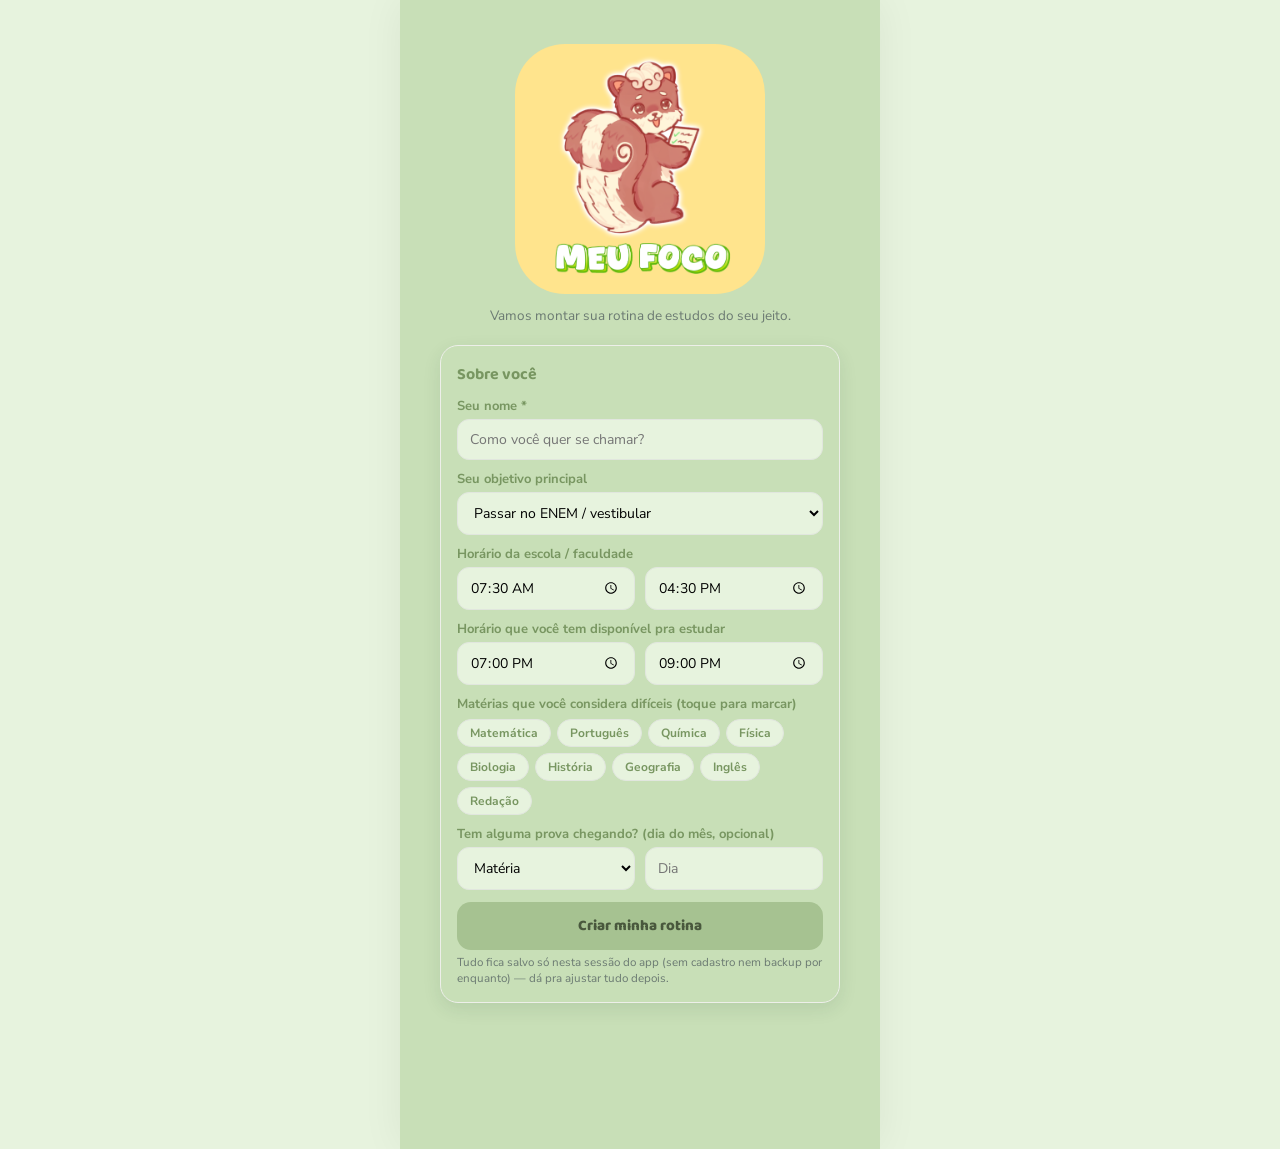
<file: HTML/index.html>
<!DOCTYPE html>
<html lang="pt-BR">
<head>
<meta charset="UTF-8">
<meta name="viewport" content="width=device-width, initial-scale=1.0">
<title>Meu Foco</title>
<link rel="preconnect" href="https://fonts.googleapis.com">
<link href="https://fonts.googleapis.com/css2?family=Baloo+2:wght@500;600;700;800&family=Nunito+Sans:wght@400;600;700;800&display=swap" rel="stylesheet">
<style>
  :root{
    --green-dark:#789661;
    --green:#A6C291;
    --green-mid:#7E986A;
    --green-light:#69924a;
    --yellow:#FFEA8C;
    --yellow-deep:#b3a567;
    --yellow-soft:#fff2ba;
    --green-soft:#C8DFB7;
    --offwhite: #e7f3de;
    --text:#49583d;
    --muted:#6B7A72;
    --red:#E63946;
    --radius:18px;
    --shadow: 0 6px 18px rgba(27,67,50,0.10);
  }
  *{box-sizing:border-box;}
  html,body{margin:0;padding:0;}
  body{
    font-family:'Nunito Sans', sans-serif;
    background:var(--offwhite);
    color:var(--text);
    min-height:100vh;
    display:flex;
    justify-content:center;
  }
  h1,h2,h3,.brand{font-family:'Baloo 2', sans-serif;}
  #app{
    width:100%;
    max-width:480px;
    min-height:100vh;
    background:var(--green-soft);
    display:flex;
    flex-direction:column;
    position:relative;
    box-shadow:0 0 40px rgba(0,0,0,0.06);
  }
  .topbar{
    background:var(--green-dark);
    color:var(--white);
    padding:18px 20px 22px;
    display:flex;
    align-items:center;
    justify-content:space-between;
    border-radius:0 0 24px 24px;
  }
  .topbar .brand{font-size:22px;font-weight:800;display:flex;align-items:center;gap:8px;}
  .topbar .brand .leaf{font-size:20px;}
  .icon-btn{
    background:rgba(255,255,255,0.15);
    border:none;
    color:var(--white);
    width:38px;height:38px;border-radius:50%;
    display:flex;align-items:center;justify-content:center;
    cursor:pointer;font-size:18px;
  }
  .screen{display:none;padding:18px 18px 90px;flex:1;overflow-y:auto;}
  .screen.active{display:block;animation:fadein .25s ease;}
  @keyframes fadein{from{opacity:0;transform:translateY(6px);}to{opacity:1;transform:translateY(0);}}

  .card{
    background:var(--green-soft);
    border:1px solid #EDEFE9;
    border-radius:var(--radius);
    padding:16px;
    margin-bottom:16px;
    box-shadow:var(--shadow);
  }
  .card h3{margin:0 0 10px;font-size:16px;color:var(--green-dark);}
  label{font-size:13px;font-weight:700;color:var(--green-dark);display:block;margin:10px 0 4px;}
  input,select,textarea{
    width:100%;
    padding:10px 12px;
    border-radius:12px;
    border:1.5px solid #E1E6DE;
    font-family:inherit;
    font-size:14px;
    background:var(--offwhite);
  }
  input:focus,select:focus,textarea:focus{outline:2px solid var(--green-mid);background:var(--green-soft);}
  .btn{
    display:inline-flex;align-items:center;justify-content:center;gap:8px;
    background:var(--green);color:var(--white);border:none;
    padding:12px 18px;border-radius:14px;font-weight:800;font-family:'Baloo 2',sans-serif;
    font-size:15px;cursor:pointer;width:100%;margin-top:12px;transition:transform .12s;
  }
  .btn:active{transform:scale(0.97);}
  .btn.secondary{background:var(--yellow-soft);color:var(--green-dark);}
  .btn.yellow{background:var(--yellow);color:var(--green-dark);}
  .btn.outline{background:transparent;color:var(--green);border:2px solid var(--green);}
  .btn.danger{background:#FDEAEA;color:var(--red);}
  .btn.small{width:auto;padding:8px 14px;font-size:13px;margin-top:0;}
  .row{display:flex;gap:10px;}
  .row>*{flex:1;}
  .pill{
    display:inline-block;padding:4px 10px;border-radius:99px;font-size:11px;font-weight:800;
  }
  .pill.urgente{background:#FDEAEA;color:var(--red);}
  .pill.importante{background:var(--yellow-soft);color:#8A6200;}
  .pill.espera{background:#E6F4EC;color:var(--green);}

  .quote-card{
    background:linear-gradient(135deg, var(--green-dark), var(--green));
    color:var(--white);border-radius:var(--radius);padding:18px;margin-bottom:16px;
    position:relative;overflow:hidden;
  }
  .quote-card p{font-family:'Baloo 2',sans-serif;font-size:16px;margin:6px 0 2px;line-height:1.35;}
  .quote-card .small{font-size:12px;opacity:.8;}
  .plant-wrap{position:absolute;right:8px;bottom:-6px;opacity:.9;}

  .navbar{
    position:sticky;bottom:0;left:0;right:0;
    background:var(--green-soft);border-top:1px solid #EDEFE9;
    display:flex;justify-content:space-around;padding:8px 4px 10px;
  }
  .navbtn{
    background:none;border:none;display:flex;flex-direction:column;align-items:center;gap:2px;
    font-size:10.5px;color:var(--muted);font-weight:700;cursor:pointer;padding:4px 6px;border-radius:10px;
  }
  .navbtn .navicon{width: 25px; height: auto; object-fit: contain; display: block; margin: o auto 2px;}
  .navbtn.active{color:var(--green);}
  .navbtn.active .navicon{filter:none;}

  .cal-grid{display:grid;grid-template-columns:repeat(7,1fr);gap:4px;text-align:center;font-size:12px;}
  .cal-grid .dow{font-weight:800;color:var(--green);padding-bottom:4px;}
  .cal-grid .day{padding:7px 0;border-radius:8px;background:var(--offwhite);color:var(--text);}
  .cal-grid .day.exam{background:var(--red);color:var(--white);font-weight:800;}
  .cal-grid .day.today{outline:2px solid var(--yellow-deep);font-weight:800;}
  .cal-grid .day.empty{background:transparent;}

  .routine-item{
    display:flex;justify-content:space-between;align-items:center;
    padding:10px 0;border-bottom:1px dashed #E5E9E1;
  }
  .routine-item:last-child{border-bottom:none;}
  .routine-item .info b{display:block;font-size:14px;}
  .routine-item .info span{font-size:12px;color:var(--muted);}
  .iconlink{background:none;border:none;color:var(--muted);cursor:pointer;font-size:16px;}

  .task-item{
    background:var(--offwhite);border-radius:12px;padding:10px 12px;margin-bottom:8px;
    display:flex;justify-content:space-between;align-items:center;gap:8px;
  }
  .task-item.done{opacity:.5;text-decoration:line-through;}
  .task-item .txt{font-size:13.5px;flex:1;}

  .empty-state{text-align:center;color:var(--muted);font-size:13px;padding:18px 10px;}
  .badge-group{display:flex;gap:6px;flex-wrap:wrap;margin-top:6px;}
  .chip{
    background:var(--offwhite);border:1.5px solid #E1E6DE;border-radius:99px;padding:5px 12px;
    font-size:12px;cursor:pointer;font-weight:700;color:var(--green-dark);
  }
  .chip.selected{background:var(--green);color:var(--white);border-color:var(--green);}

  .rec-item{display:flex;gap:10px;padding:10px 0;border-bottom:1px solid #F0F2EC;}
  .rec-item:last-child{border-bottom:none;}
  .rec-item .emoji{font-size:20px;}
  .rec-item b{font-size:13.5px;display:block;}
  .rec-item span{font-size:12px;color:var(--muted);}

  .stat-grid{display:grid;grid-template-columns:1fr 1fr;gap:10px;margin-top:6px;}
  .stat{background:var(--offwhite);border-radius:14px;padding:12px;text-align:center;}
  .stat .num{font-family:'Baloo 2',sans-serif;font-size:22px;color:var(--green-dark);font-weight:800;}
  .stat .lbl{font-size:11px;color:var(--muted);font-weight:700;}
  .tip-box{background:var(--yellow-soft);border-radius:14px;padding:12px 14px;font-size:13px;margin-top:10px;color:#6B5300;}

  .modal-overlay{
    position:fixed;inset:0;background:rgba(27,43,34,0.45);display:none;
    align-items:flex-end;justify-content:center;z-index:50;
  }
  .modal-overlay.active{display:flex;}
  .modal{
    background:var(--white);width:100%;max-width:480px;border-radius:22px 22px 0 0;
    padding:20px 20px 26px;animation:slideup .22s ease;
  }
  @keyframes slideup{from{transform:translateY(30px);opacity:0}to{transform:translateY(0);opacity:1}}
  .modal h3{margin-top:0;color:var(--green-dark);}
  .close-x{position:absolute;top:14px;right:16px;background:none;border:none;font-size:18px;color:var(--muted);cursor:pointer;}

  .timer-num{font-family:'Baloo 2',sans-serif;font-size:48px;text-align:center;color:var(--green-dark);margin:14px 0;}
  .subtitle{color:var(--muted);font-size:13px;margin:-6px 0 14px;}
  .step-goal{background:var(--offwhite);border-radius:12px;padding:10px 12px;margin-bottom:8px;font-size:13px;}
  .step-goal b{color:var(--green-dark);}
  .onboard-wrap{padding:26px 22px 40px;}
  .onboard-logo{display: flex; align-items: center; justify-content: center; margin-bottom: 12px;}
  .onboard-logo img{width: 250px; height: auto; border-radius: 20%; object-fit: cover;}
  .onboard-wrap h1{text-align:center;color:var(--green-dark);margin:0 0 2px;}
  .onboard-wrap .sub{text-align:center;color:var(--muted);font-size:13.5px;margin-bottom:20px;}
  .note{font-size:11.5px;color:var(--muted);margin-top:4px;}
  .error-text{color:var(--red);font-size:12px;margin-top:5px;display:none;font-weight:700;}
  .input-error{border-color:var(--yellow)!important;background:#FFEA8C!important;}
  .card.highlight{outline:2px solid var(--yellow);outline-offset:2px;}
</style>
</head>
<body>
<div id="app">

  <!-- Tela de cadastro -->
  <div id="screen-onboarding" class="screen active">
    <div class="onboard-wrap">
      <div class="onboard-logo">
        <img src="icons/logo.png" alt="Logo Meu Foco">
      </div>
      <div class="sub">Vamos montar sua rotina de estudos do seu jeito.</div>

      <div class="card">
        <h3>Sobre você</h3>
        <label for="ob-nome">Seu nome *</label>
        <input id="ob-nome" placeholder="Como você quer se chamar?">
        <div class="error-text" id="ob-nome-error">Digite seu nome para continuar.</div>

        <label for="ob-objetivo">Seu objetivo principal</label>
        <select id="ob-objetivo">
          <option value="enem">Passar no ENEM / vestibular</option>
          <option value="notas">Melhorar minhas notas</option>
          <option value="organizar">Não acumular tarefas</option>
          <option value="concurso">Passar em um concurso</option>
        </select>

        <label>Horário da escola / faculdade</label>
        <div class="row">
          <input id="ob-escola-ini" type="time" value="07:30">
          <input id="ob-escola-fim" type="time" value="16:30">
        </div>

        <label>Horário que você tem disponível pra estudar</label>
        <div class="row">
          <input id="ob-disp-ini" type="time" value="19:00">
          <input id="ob-disp-fim" type="time" value="21:00">
        </div>

        <label>Matérias que você considera difíceis (toque para marcar)</label>
        <div class="badge-group" id="ob-materias-dificeis">
          <span class="chip" data-v="Matemática">Matemática</span>
          <span class="chip" data-v="Português">Português</span>
          <span class="chip" data-v="Química">Química</span>
          <span class="chip" data-v="Física">Física</span>
          <span class="chip" data-v="Biologia">Biologia</span>
          <span class="chip" data-v="História">História</span>
          <span class="chip" data-v="Geografia">Geografia</span>
          <span class="chip" data-v="Inglês">Inglês</span>
          <span class="chip" data-v="Redação">Redação</span>
        </div>

        <label for="ob-prova">Tem alguma prova chegando? (dia do mês, opcional)</label>
        <div class="row">
          <select id="ob-prova-materia">
            <option value="">Matéria</option>
            <option>Matemática</option><option>Português</option><option>Química</option>
            <option>Física</option><option>Biologia</option><option>História</option>
            <option>Geografia</option><option>Inglês</option><option>Redação</option>
          </select>
          <input id="ob-prova-dia" type="number" min="1" max="31" placeholder="Dia">
        </div>

        <button class="btn" onclick="finishOnboarding()">Criar minha rotina</button>
        <div class="note">Tudo fica salvo só nesta sessão do app (sem cadastro nem backup por enquanto) — dá pra ajustar tudo depois.</div>
      </div>
    </div>
  </div>

  <!-- Tela principal -->
  <div id="main-wrap" style="display:none;flex-direction:column;flex:1;">
    <div class="topbar">
      <div class="brand"><span class="leaf"></span> Meu Foco</div>
      <button class="icon-btn" onclick="goTo('perfil')" title="Perfil">👤</button>
    </div>

    <!-- HOME -->
    <div id="screen-home" class="screen">
      <div class="quote-card">
        <div class="small">FRASE DO DIA</div>
        <p id="quote-text">—</p>
        <button class="btn small" style="margin-top:10px;background:rgba(255,255,255,0.18);color:#fff;" onclick="newQuote()">Nova frase</button>
        <div class="plant-wrap" id="plant-svg"></div>
      </div>

      <button class="btn yellow" onclick="openWhatToStudy()">O que estudar agora?</button>

      <div class="card" id="routine-card">
        <h3>Calendário</h3>
        <div id="calendar"></div>
        <div class="error-text" id="routine-required-msg">Adicione pelo menos um item antes de acessar a outras áreas do site.</div>
        <div class="note">🔴 = dia de prova que você cadastrou</div>
      </div>

      <div class="card">
        <h3>Meu cronograma</h3>
        <div id="routine-list"></div>
        <div class="row" style="margin-top:10px;">
          <select id="rt-dia"><option>Segunda</option><option>Terça</option><option>Quarta</option><option>Quinta</option><option>Sexta</option><option>Sábado</option><option>Domingo</option></select>
          <select id="rt-materia"><option>Matemática</option><option>Português</option><option>Química</option><option>Física</option><option>Biologia</option><option>História</option><option>Geografia</option><option>Inglês</option><option>Redação</option></select>
        </div>
        <div class="row" style="margin-top:8px;">
          <input id="rt-horario" type="time" value="19:00">
          <input id="rt-duracao" type="number" placeholder="min" value="30" min="5">
        </div>
        <button class="btn secondary" onclick="addRoutineItem()">+ Adicionar ao cronograma</button>
      </div>

      <div class="card">
        <h3>Precisa de ajuda com a bagunça de tarefas?</h3>
        <button class="btn outline" onclick="goTo('caos')">Organizar meu caos</button>
      </div>
    </div>

    <!-- Recomendações -->
    <div id="screen-recs" class="screen">
      <div class="card">
        <h3>Recomendações inteligentes</h3>
        <label>Matéria</label>
        <select id="rec-materia">
          <option>Matemática</option><option>Português</option><option>Química</option>
          <option>Física</option><option>Biologia</option><option>História</option>
          <option>Geografia</option><option>Inglês</option><option>Redação</option>
        </select>
        <label>Qual sua dificuldade específica? (opcional)</label>
        <input id="rec-dificuldade" placeholder="ex: ligações químicas, funções do 2º grau...">
        <label>O que você precisa fazer agora?</label>
        <select id="rec-metodo-objetivo">
          <option value="memorizar">Memorizar conteúdo</option>
          <option value="entender">Entender algo novo</option>
          <option value="revisar">Revisar pra prova</option>
        </select>
        <button class="btn" onclick="showRecommendations()">Ver recomendações</button>
      </div>
      <div class="card" id="rec-result" style="display:none;">
        <h3>Sugestões para você</h3>
        <div id="rec-method-box" class="tip-box" style="margin-bottom:10px;"></div>
        <div id="rec-list"></div>
      </div>

      <div class="card">
        <h3>Dividir uma tarefa grande</h3>
        <div class="row">
          <select id="split-materia"><option>Matemática</option><option>Português</option><option>Química</option><option>Física</option><option>Biologia</option><option>História</option><option>Geografia</option><option>Inglês</option><option>Redação</option></select>
          <input id="split-horas" type="number" placeholder="horas totais" min="1" value="3">
        </div>
        <button class="btn secondary" onclick="splitBigTask()">Dividir em etapas</button>
        <div id="split-result" style="margin-top:10px;"></div>
      </div>
    </div>

    <!-- Organizando o caos (mas ninguém organiza o caos da cabeça da programadora 😭) -->
    <div id="screen-caos" class="screen">
      <div class="card">
        <h3>Organize meu caos</h3>
        <div class="subtitle">Jogue aqui tudo que está acumulado. Organizaremos por prioridade para você.</div>
        <label>O que você precisa fazer?</label>
        <input id="caos-texto" placeholder="ex: Prova de Biologia, Trabalho de História...">
        <label>Prazo</label>
        <select id="caos-prazo">
          <option value="0">Hoje / amanhã</option>
          <option value="2">Em 2-3 dias</option>
          <option value="7">Mais de uma semana</option>
        </select>
        <button class="btn" onclick="addChaosTask()">+ Adicionar tarefa</button>
      </div>

      <div class="card">
        <h3>🔴 Urgente</h3>
        <div id="caos-urgente"></div>
      </div>
      <div class="card">
        <h3>🟡 Importante</h3>
        <div id="caos-importante"></div>
      </div>
      <div class="card">
        <h3>🟢 Pode esperar</h3>
        <div id="caos-espera"></div>
      </div>
    </div>

    <!-- Relatórios -->
    <div id="screen-report" class="screen">
      <div class="card">
        <h3>Seu relatório</h3>
        <div class="stat-grid">
          <div class="stat"><div class="num" id="rp-tempo">0h00</div><div class="lbl">Tempo estudado</div></div>
          <div class="stat"><div class="num" id="rp-concluidas">0</div><div class="lbl">Tarefas concluídas</div></div>
          <div class="stat"><div class="num" id="rp-pendentes">0</div><div class="lbl">Tarefas pendentes</div></div>
          <div class="stat"><div class="num" id="rp-sessoes">0</div><div class="lbl">Sessões registradas</div></div>
        </div>
        <label style="margin-top:14px;">Matéria mais estudada</label>
        <div id="rp-mais" class="step-goal">—</div>
        <label>Matéria que precisa de mais atenção</label>
        <div id="rp-menos" class="step-goal">—</div>
        <div class="tip-box" id="rp-dica">Comece a registrar suas sessões de estudo pra ver dicas por aqui 🌱</div>
      </div>

      <div class="card">
        <h3>Registrar uma sessão de estudo</h3>
        <div class="row">
          <select id="log-materia"><option>Matemática</option><option>Português</option><option>Química</option><option>Física</option><option>Biologia</option><option>História</option><option>Geografia</option><option>Inglês</option><option>Redação</option></select>
          <input id="log-duracao" type="number" placeholder="min" value="30" min="5">
        </div>
        <label>Como foi?</label>
        <div class="badge-group">
          <span class="chip" onclick="logSession('difícil', this)">🔴 Difícil</span>
          <span class="chip" onclick="logSession('normal', this)">🟡 Normal</span>
          <span class="chip" onclick="logSession('fácil', this)">🟢 Fácil</span>
        </div>
      </div>
    </div>

    <!-- perfil -->
    <div id="screen-perfil" class="screen">
      <div class="card">
        <h3>Meu perfil</h3>
        <label>Nome</label>
        <input id="pf-nome">
        <label>Objetivo</label>
        <select id="pf-objetivo">
          <option value="enem">Passar no ENEM / vestibular</option>
          <option value="notas">Melhorar minhas notas</option>
          <option value="organizar">Não acumular tarefas</option>
          <option value="concurso">Passar em um concurso</option>
        </select>
        <button class="btn" onclick="saveProfile()">Salvar alterações</button>
      </div>
      <div class="card">
        <h3>Backup</h3>
        <div class="subtitle">Recurso ainda não conectado a uma conta — por enquanto seus dados vivem só nesta sessão do app.</div>
        <button class="btn outline" disabled>Fazer backup (em breve)</button>
      </div>
      <div class="card">
        <h3>Zona de risco</h3>
        <button class="btn danger" onclick="deleteAccount()">Excluir conta e recomeçar</button>
      </div>
    </div>
    
    <div class="navbar">
      <button class="navbtn" id="nav-home" onclick="goTo('home')"><img class="navicon" src="icons/calendario.png" alt="">Início</button>
      <button class="navbtn" id="nav-caos" onclick="goTo('caos')"><img class="navicon" src="icons/relogio.png" alt="">Organizar</button>
      <button class="navbtn" id="nav-recs" onclick="goTo('recs')"><img class="navicon" src="icons/livroaberto.png" alt="">Recomendações</button>
      <button class="navbtn" id="nav-report" onclick="goTo('report')"><img class="navicon" src="icons/sanduiche[.png" alt="">Relatório</button>
    </div>
  </div>
</div>

<!-- MODAL: o que estudar agora -->
<div class="modal-overlay" id="modal-study">
  <div class="modal">
    <button class="close-x" onclick="closeModal('modal-study')">✕</button>
    <h3>O que estudar agora?</h3>
    <div id="study-suggestion"></div>
  </div>
</div>

<!-- MODAL: não consegui estudar -->
<div class="modal-overlay" id="modal-fail">
  <div class="modal">
    <button class="close-x" onclick="closeModal('modal-fail')">✕</button>
    <h3>Não conseguiu cumprir o planejado?</h3>
    <div class="subtitle">Sem culpa. Quer reorganizar essa atividade pro próximo dia disponível?</div>
    <button class="btn" onclick="reorganizeTask()">Sim, reorganizar automaticamente</button>
    <button class="btn outline" onclick="closeModal('modal-fail')">Deixar como está</button>
  </div>
</div>

<!-- MODAL: desafio 5 minutos -->
<div class="modal-overlay" id="modal-five">
  <div class="modal">
    <button class="close-x" onclick="closeModal('modal-five')">✕</button>
    <h3>Desafio dos 5 minutos</h3>
    <div class="subtitle">Estude só até o tempo acabar. Depois você decide se continua.</div>
    <div class="timer-num" id="five-timer">5:00</div>
    <button class="btn" id="five-start-btn" onclick="startFiveMin()">Começar</button>
  </div>
</div>

<script>
/* em memória, já que não estamos trabalhando com banco de dados/back end */
let state = {
  profile: null,
  routine: [],
  chaos: [],
  sessions: [],
  pendingFailTaskId: null,
  selectedDifficulty: [],
  quoteIndex: null
};
let idCounter = 1;

const QUOTES = [
  "Você não precisa terminar hoje. Só precisa começar.",
  "5 minutos de foco valem mais que 1 hora de culpa.",
  "Rotina possível é melhor que rotina perfeita.",
  "Cada página lida é um degrau. Ninguém sobe escada de uma vez.",
  "Cansaço é sinal pra ajustar o ritmo, não pra desistir.",
  "Seu eu do futuro agradece o que você estuda hoje, mesmo pouco.",
  "Constância vence intensidade. Sempre.",
  "Errar a questão é parte de aprender a matéria.",
  "Você já chegou até aqui organizando sua rotina. Isso já é foco.",
  "Comece pequeno. O tamanho do primeiro passo não importa.",
  "Foco não é fazer tudo. É fazer o que importa agora.",
  "Descansar também faz parte do plano de estudos."
];

const RECS = {
  "Matemática": [
    {emoji:"🎥", tipo:"Videoaula", nome:"Aula em vídeo sobre o tema", desc:"Bom pra entender o passo a passo antes de praticar."},
    {emoji:"📘", tipo:"Apostila", nome:"Resumo teórico + exemplos resolvidos", desc:"Ótimo pra consultar fórmulas rapidamente."},
    {emoji:"📝", tipo:"Lista de exercícios", nome:"Questões nível básico ao avançado", desc:"Pratique do mais fácil ao mais difícil."},
    {emoji:"🧩", tipo:"Quiz", nome:"Perguntas rápidas de fixação", desc:"Ideal pra revisão de última hora."}
  ],
  "Português": [
    {emoji:"🎥", tipo:"Videoaula", nome:"Gramática aplicada com exemplos", desc:"Ajuda a fixar regras com contexto real."},
    {emoji:"🎧", tipo:"Podcast", nome:"Episódio sobre interpretação de texto", desc:"Bom pra estudar enquanto se desloca."},
    {emoji:"📝", tipo:"Lista de exercícios", nome:"Questões de interpretação e gramática", desc:"Pratique leitura crítica."}
  ],
  "Química": [
    {emoji:"🎥", tipo:"Videoaula", nome:"Explicação visual da reação/conceito", desc:"Química rende muito com visualização."},
    {emoji:"📘", tipo:"Apostila", nome:"Resumo com tabelas e exemplos", desc:"Ótima referência rápida de fórmulas."},
    {emoji:"🧩", tipo:"Quiz", nome:"Fixação rápida de conceitos", desc:"Ideal antes da prova."},
    {emoji:"📝", tipo:"Lista de exercícios", nome:"Exercícios comentados", desc:"Pratique e confira a resolução."}
  ],
  "Física": [
    {emoji:"🎥", tipo:"Videoaula", nome:"Demonstração do fenômeno físico", desc:"Facilita entender antes de calcular."},
    {emoji:"📘", tipo:"Apostila", nome:"Fórmulas e exemplos práticos", desc:"Bom pra consulta rápida."},
    {emoji:"📝", tipo:"Lista de exercícios", nome:"Questões com grau de dificuldade crescente", desc:"Treine o raciocínio aos poucos."}
  ],
  "Biologia": [
    {emoji:"🎥", tipo:"Videoaula", nome:"Aula ilustrada do processo biológico", desc:"Imagens ajudam muito na retenção."},
    {emoji:"🎧", tipo:"Podcast", nome:"Episódio sobre o tema", desc:"Reforça o conteúdo de forma leve."},
    {emoji:"🧩", tipo:"Quiz", nome:"Perguntas de fixação por sistema/tema", desc:"Ótimo pra revisão."}
  ],
  "História": [
    {emoji:"🎥", tipo:"Videoaula", nome:"Linha do tempo comentada", desc:"Ajuda a situar os fatos no contexto."},
    {emoji:"🎧", tipo:"Podcast", nome:"Discussão sobre o período histórico", desc:"Bom pra fixar narrativa e causas."},
    {emoji:"📝", tipo:"Lista de exercícios", nome:"Questões contextualizadas", desc:"Pratique interpretação histórica."}
  ],
  "Geografia": [
    {emoji:"🎥", tipo:"Videoaula", nome:"Aula com mapas e dados atuais", desc:"Visualizar o espaço ajuda a fixar."},
    {emoji:"📘", tipo:"Apostila", nome:"Resumo com gráficos e mapas", desc:"Boa referência de consulta."},
    {emoji:"🧩", tipo:"Quiz", nome:"Fixação de conceitos-chave", desc:"Rápido pra revisar."}
  ],
  "Inglês": [
    {emoji:"🎧", tipo:"Podcast", nome:"Áudio no seu nível atual", desc:"Treina escuta enquanto revisa vocabulário."},
    {emoji:"🧩", tipo:"Quiz", nome:"Vocabulário e gramática", desc:"Fixação rápida e repetida."},
    {emoji:"📝", tipo:"Lista de exercícios", nome:"Interpretação de texto em inglês", desc:"Pratique leitura direto."}
  ],
  "Redação": [
    {emoji:"📘", tipo:"Apostila", nome:"Guia de estrutura dissertativa", desc:"Bom pra organizar introdução, desenvolvimento e conclusão."},
    {emoji:"🎥", tipo:"Videoaula", nome:"Análise de redações nota alta", desc:"Mostra na prática o que funciona."},
    {emoji:"📝", tipo:"Lista de exercícios", nome:"Propostas de tema pra treinar", desc:"Escreva e depois releia com calma."}
  ]
};

const METHODS = {
  memorizar: {titulo:"Método sugerido: Flashcards", desc:"Como o objetivo é memorizar, crie cartões de pergunta/resposta e revise em ciclos curtos."},
  entender: {titulo:"Método sugerido: Resumo + exercícios", desc:"Primeiro resuma o conteúdo com suas palavras, depois pratique com exercícios simples."},
  revisar: {titulo:"Método sugerido: Questões + revisão dos erros", desc:"Resolva questões e, principalmente, volte nos erros pra entender onde travou."}
};

const DIAS = ["Domingo","Segunda","Terça","Quarta","Quinta","Sexta","Sábado"];

/* Tela principal */
document.querySelectorAll('#ob-materias-dificeis .chip').forEach(chip=>{
  chip.addEventListener('click', ()=>{
    chip.classList.toggle('selected');
  });
});

document.getElementById('ob-nome').addEventListener('input', function(){
  this.classList.remove('input-error');
  document.getElementById('ob-nome-error').style.display = 'none';
});

/* Tela de "cadastro" */
function finishOnboarding(){
  const nomeInput = document.getElementById('ob-nome');
  const nome = nomeInput.value.trim();

  if(!nome){
    nomeInput.classList.add('input-error');
    document.getElementById('ob-nome-error').style.display = 'block';
    nomeInput.focus();
    return;
  }
  nomeInput.classList.remove('input-error');
  document.getElementById('ob-nome-error').style.display = 'none';

  const objetivo = document.getElementById('ob-objetivo').value;
  const escolaIni = document.getElementById('ob-escola-ini').value;
  const escolaFim = document.getElementById('ob-escola-fim').value;
  const dispIni = document.getElementById('ob-disp-ini').value;
  const dispFim = document.getElementById('ob-disp-fim').value;
  const dificeis = Array.from(document.querySelectorAll('#ob-materias-dificeis .chip.selected')).map(c=>c.dataset.v);
  const provaMateria = document.getElementById('ob-prova-materia').value;
  const provaDia = document.getElementById('ob-prova-dia').value;

  state.profile = {
    nome, objetivo, escolaIni, escolaFim, dispIni, dispFim,
    materiasDificeis: dificeis,
    provas: provaMateria && provaDia ? [{materia:provaMateria, dia:parseInt(provaDia)}] : []
  };

  document.getElementById('screen-onboarding').classList.remove('active');
  document.getElementById('main-wrap').style.display = 'flex';
  document.getElementById('pf-nome').value = nome;
  document.getElementById('pf-objetivo').value = objetivo;

  goTo('home');
  newQuote();
  renderCalendar();
  renderRoutine();
}

function goTo(screen){
  document.querySelectorAll('.screen').forEach(s=>s.classList.remove('active'));
  document.querySelectorAll('.navbtn').forEach(b=>b.classList.remove('active'));
  const map = {home:'screen-home', recs:'screen-recs', caos:'screen-caos', report:'screen-report', perfil:'screen-perfil'};
  document.getElementById(map[screen]).classList.add('active');
  const navmap = {home:'nav-home', recs:'nav-recs', caos:'nav-caos', report:'nav-report'};
  if(navmap[screen]) document.getElementById(navmap[screen]).classList.add('active');
  if(screen==='caos') renderChaos();
  if(screen==='report') renderReport();
  const gated = ['recs','caos','report'];
  if(gated.includes(screen) && state.routine.length===0){
    document.querySelectorAll('.screen').forEach(s=>s.classList.remove('active'));
    document.querySelectorAll('.navbtn').forEach(b=>b.classList.remove('active'));
    document.getElementById('screen-home').classList.add('active');
    document.getElementById('nav-home').classList.add('active');
    document.getElementById('routine-card').classList.add('highlight');
    document.getElementById('routine-required-msg').style.display = 'block';
    document.getElementById('routine-card').scrollIntoView({behavior:'smooth', block:'center'});
    return;
  }
}

function closeModal(id){ document.getElementById(id).classList.remove('active'); }
function openModal(id){ document.getElementById(id).classList.add('active'); }

/* frase do dia */
function newQuote(seeded){
  let idx;
  if(seeded){
    const day = new Date().getDate();
    idx = day % QUOTES.length;
  } else {
    idx = Math.floor(Math.random()*QUOTES.length);
  }
  state.quoteIndex = idx;
  document.getElementById('quote-text').textContent = QUOTES[idx];
  renderPlant();
}

function renderPlant(){
  const total = state.chaos.length || 1;
  const done = state.chaos.filter(t=>t.done).length;
  const pct = state.chaos.length ? done/total : 0.3;
  const leaves = 1 + Math.round(pct*3);
  let svg = `<svg width="60" height="70" viewBox="0 0 60 70">
    <rect x="26" y="50" width="8" height="18" rx="2" fill="#40916C"/>`;
  const positions = [[30,45],[18,38],[42,38],[30,28]];
  for(let i=0;i<leaves;i++){
    const p = positions[i];
    svg += `<ellipse cx="${p[0]}" cy="${p[1]}" rx="12" ry="7" fill="#95D5B2" transform="rotate(${i%2===0?-20:20} ${p[0]} ${p[1]})"/>`;
  }
  svg += `</svg>`;
  document.getElementById('plant-svg').innerHTML = svg;
}

/* ---------------- CALENDÁRIO ---------------- */
function renderCalendar(){
  const now = new Date();
  const year = now.getFullYear(), month = now.getMonth();
  const firstDay = new Date(year, month, 1).getDay();
  const daysInMonth = new Date(year, month+1, 0).getDate();
  const today = now.getDate();
  const examDays = (state.profile.provas||[]).map(p=>p.dia);

  let html = `<div class="cal-grid">`;
  ["D","S","T","Q","Q","S","S"].forEach(d=>html+=`<div class="dow">${d}</div>`);
  for(let i=0;i<firstDay;i++) html += `<div class="day empty"></div>`;
  for(let d=1; d<=daysInMonth; d++){
    let cls = "day";
    if(examDays.includes(d)) cls += " exam";
    if(d===today) cls += " today";
    html += `<div class="${cls}">${d}</div>`;
  }
  html += `</div>`;
  document.getElementById('calendar').innerHTML = html;
}

/* Cronograma */
function renderRoutine(){
  const list = document.getElementById('routine-list');
  if(state.routine.length===0){
    list.innerHTML = `<div class="empty-state">Nenhuma atividade ainda. Adicione seu primeiro horário de estudo abaixo.</div>`;
    return;
  }
  const order = ["Segunda","Terça","Quarta","Quinta","Sexta","Sábado","Domingo"];
  const sorted = [...state.routine].sort((a,b)=> order.indexOf(a.dia)-order.indexOf(b.dia) || a.horario.localeCompare(b.horario));
  list.innerHTML = sorted.map(item=>`
    <div class="routine-item">
      <div class="info">
        <b>${item.materia} • ${item.dia}</b>
        <span>${item.horario} · ${item.duracao} min ${item.done?'· ✅ feito':''}</span>
      </div>
      <div>
        <button class="iconlink" title="Marcar como não conseguido" onclick="markFail(${item.id})">❌</button>
        <button class="iconlink" title="Concluir" onclick="markDone(${item.id})">✅</button>
        <button class="iconlink" title="Remover" onclick="removeRoutineItem(${item.id})">🗑️</button>
      </div>
    </div>`).join('');
}

function addRoutineItem(){
  const dia = document.getElementById('rt-dia').value;
  const materia = document.getElementById('rt-materia').value;
  const horario = document.getElementById('rt-horario').value;
  const duracao = parseInt(document.getElementById('rt-duracao').value) || 30;
  state.routine.push({id:idCounter++, dia, materia, horario, duracao, done:false});
  document.getElementById('routine-card').classList.remove('highlight');
  document.getElementById('routine-required-msg').style.display = 'none';
  renderRoutine();
}
function removeRoutineItem(id){
  state.routine = state.routine.filter(r=>r.id!==id);
  renderRoutine();
}
function markDone(id){
  const item = state.routine.find(r=>r.id===id);
  if(item){
    item.done = true;
    state.sessions.push({id:idCounter++, materia:item.materia, duracao:item.duracao, como:'normal'});
  }
  renderRoutine();
}
function markFail(id){
  state.pendingFailTaskId = id;
  openModal('modal-fail');
}
function reorganizeTask(){
  const item = state.routine.find(r=>r.id===state.pendingFailTaskId);
  if(item){
    const order = ["Segunda","Terça","Quarta","Quinta","Sexta","Sábado","Domingo"];
    const idx = order.indexOf(item.dia);
    item.dia = order[(idx+1)%7];
  }
  closeModal('modal-fail');
  renderRoutine();
}

/* O que estudar agora? */
function openWhatToStudy(){
  const pendentes = state.routine.filter(r=>!r.done);
  let box = document.getElementById('study-suggestion');

  if(pendentes.length===0){
    box.innerHTML = `<div class="empty-state">Você não tem atividades pendentes no cronograma. Que tal adicionar uma na tela inicial? 🌱</div>`;
    openModal('modal-study');
    return;
  }

  // pontuação: prova próxima + matéria difícil + prazo
  const provas = state.profile.provas || [];
  const hoje = new Date().getDate();

  const pontuadas = pendentes.map(item=>{
    let score = 0;
    let motivos = [];
    if(state.profile.materiasDificeis.includes(item.materia)){
      score += 3; motivos.push("matéria que você marcou como difícil");
    }
    const prova = provas.find(p=>p.materia===item.materia);
    if(prova){
      const dias = prova.dia - hoje;
      if(dias>=0 && dias<=5){ score += (6-dias); motivos.push(`prova em ${dias<=0?'breve':dias+' dia(s)'}`); }
    }
    score += Math.min(item.duracao/60, 1);
    return {item, score, motivos};
  }).sort((a,b)=>b.score-a.score);

  const top = pontuadas[0];
  box.innerHTML = `
    <div class="step-goal" style="font-size:15px;">
      <b>${top.item.materia}</b><br>
      ⏱️ ${top.item.duracao} minutos · dia sugerido: ${top.item.dia}
    </div>
    <div class="tip-box">
      ${top.motivos.length ? "Prioridade alta porque é " + top.motivos.join(" e ") + "." : "Está no seu cronograma e ainda não foi feita — bom momento pra começar por ela."}
    </div>
    <button class="btn" onclick="markDone(${top.item.id}); closeModal('modal-study'); renderRoutine();">Marcar como feita agora</button>
    <button class="btn secondary" onclick="closeModal('modal-study'); openModal('modal-five');">Não estou com vontade — desafio dos 5 min</button>
  `;
  openModal('modal-study');
}

/* Desafio 5 min */
let fiveInterval = null;
function startFiveMin(){
  let seconds = 5*60;
  document.getElementById('five-start-btn').style.display='none';
  fiveInterval = setInterval(()=>{
    seconds--;
    const m = Math.floor(seconds/60), s = seconds%60;
    document.getElementById('five-timer').textContent = `${m}:${s.toString().padStart(2,'0')}`;
    if(seconds<=0){
      clearInterval(fiveInterval);
      document.getElementById('five-timer').textContent = "Foco iniciado";
      const box = document.getElementById('five-timer').parentElement;
      const btn = document.createElement('button');
      btn.className='btn'; btn.textContent='Quero continuar estudando';
      btn.onclick = ()=>{ closeModal('modal-five'); goTo('report'); };
      box.appendChild(btn);
      const btn2 = document.createElement('button');
      btn2.className='btn outline'; btn2.textContent='Só isso por hoje, tudo bem';
      btn2.onclick = ()=>closeModal('modal-five');
      box.appendChild(btn2);
    }
  },1000);
}

/* Recomendações */
function showRecommendations(){
  const materia = document.getElementById('rec-materia').value;
  const objetivo = document.getElementById('rec-metodo-objetivo').value;
  const dificuldade = document.getElementById('rec-dificuldade').value.trim();
  const method = METHODS[objetivo];

  document.getElementById('rec-method-box').innerHTML =
    `<b>${method.titulo}</b><br>${method.desc}` +
    (dificuldade ? `<br><br>Sobre "<i>${dificuldade}</i>": vale focar nesse ponto específico dentro do conteúdo antes de seguir pro resto da matéria.` : '');

  const lista = RECS[materia] || [];
  document.getElementById('rec-list').innerHTML = lista.map(r=>`
    <div class="rec-item">
      <div class="emoji">${r.emoji}</div>
      <div><b>${r.tipo}: ${r.nome}</b><span>${r.desc}</span></div>
    </div>`).join('');

  document.getElementById('rec-result').style.display='block';
}

function splitBigTask(){
  const materia = document.getElementById('split-materia').value;
  const horas = parseFloat(document.getElementById('split-horas').value) || 3;
  const totalMin = horas*60;
  const etapas = [
    {label:"Conteúdo", pct:0.35},
    {label:"Resumo", pct:0.15},
    {label:"Questões", pct:0.35},
    {label:"Revisão", pct:0.15}
  ];
  let html = '';
  etapas.forEach((e,i)=>{
    const min = Math.round(totalMin*e.pct);
    html += `<div class="step-goal"><b>Dia ${i+1} — ${e.label}:</b> ${min} min de ${materia}</div>`;
  });
  document.getElementById('split-result').innerHTML = html;
}

/*Organize o caos*/
function addChaosTask(){
  const texto = document.getElementById('caos-texto').value.trim();
  if(!texto) return;
  const prazo = parseInt(document.getElementById('caos-prazo').value);
  let prioridade = prazo<=0 ? 'urgente' : (prazo<=2 ? 'importante' : 'espera');
  state.chaos.push({id:idCounter++, texto, prioridade, done:false});
  document.getElementById('caos-texto').value='';
  renderChaos();
  renderPlant();
}

function renderChaos(){
  const groups = {urgente:[], importante:[], espera:[]};
  state.chaos.forEach(t=>groups[t.prioridade].push(t));

  function renderGroup(arr){
    if(arr.length===0) return `<div class="empty-state">Nada por aqui.</div>`;
    return arr.map(t=>`
      <div class="task-item ${t.done?'done':''}">
        <span class="txt">${t.texto}</span>
        <button class="iconlink" onclick="toggleChaosDone(${t.id})">${t.done?'↩️':'✅'}</button>
        <button class="iconlink" onclick="removeChaosTask(${t.id})">🗑️</button>
      </div>`).join('');
  }
  document.getElementById('caos-urgente').innerHTML = renderGroup(groups.urgente);
  document.getElementById('caos-importante').innerHTML = renderGroup(groups.importante);
  document.getElementById('caos-espera').innerHTML = renderGroup(groups.espera);
}
function toggleChaosDone(id){
  const t = state.chaos.find(x=>x.id===id);
  if(t) t.done = !t.done;
  renderChaos(); renderPlant();
}
function removeChaosTask(id){
  state.chaos = state.chaos.filter(x=>x.id!==id);
  renderChaos(); renderPlant();
}

/* Relatórios*/
function logSession(como, chipEl){
  const materia = document.getElementById('log-materia').value;
  const duracao = parseInt(document.getElementById('log-duracao').value) || 30;
  state.sessions.push({id:idCounter++, materia, duracao, como});
  document.querySelectorAll('#screen-report .badge-group .chip').forEach(c=>c.classList.remove('selected'));
  chipEl.classList.add('selected');
  renderReport();
}

function renderReport(){
  const totalMin = state.sessions.reduce((s,x)=>s+x.duracao,0);
  const h = Math.floor(totalMin/60), m = totalMin%60;
  document.getElementById('rp-tempo').textContent = `${h}h${m.toString().padStart(2,'0')}`;

  const concluidas = state.chaos.filter(t=>t.done).length + state.routine.filter(r=>r.done).length;
  const pendentes = state.chaos.filter(t=>!t.done).length + state.routine.filter(r=>!r.done).length;
  document.getElementById('rp-concluidas').textContent = concluidas;
  document.getElementById('rp-pendentes').textContent = pendentes;
  document.getElementById('rp-sessoes').textContent = state.sessions.length;

  const porMateria = {};
  state.sessions.forEach(s=>{ porMateria[s.materia] = (porMateria[s.materia]||0) + s.duracao; });
  const entradas = Object.entries(porMateria);
  if(entradas.length){
    entradas.sort((a,b)=>b[1]-a[1]);
    document.getElementById('rp-mais').textContent = `${entradas[0][0]} (${entradas[0][1]} min)`;
    document.getElementById('rp-menos').textContent = `${entradas[entradas.length-1][0]} (${entradas[entradas.length-1][1]} min)`;
  } else {
    document.getElementById('rp-mais').textContent = '—';
    document.getElementById('rp-menos').textContent = '—';
  }

  const dificeis = state.sessions.filter(s=>s.como==='difícil');
  let dica = "Comece a registrar suas sessões de estudo pra ver dicas por aqui.";
  if(state.sessions.length>=3){
    if(dificeis.length > state.sessions.length/2){
      dica = "Boa parte das suas sessões estão vindo como 'difícil'. Tente sessões mais curtas (20-25 min) pra reduzir o cansaço.";
    } else {
      const facil = state.sessions.filter(s=>s.como==='fácil').length;
      if(facil >= state.sessions.length/2){
        dica = "Você está mantendo um bom ritmo! Suas sessões estão rendendo bem — considere manter esse padrão de duração.";
      } else {
        dica = "Seu ritmo está equilibrado. Se notar dificuldade num dia específico, tente estudar a matéria difícil mais cedo.";
      }
    }
  }
  document.getElementById('rp-dica').textContent = dica;
}

/* Perfil */
function saveProfile(){
  state.profile.nome = document.getElementById('pf-nome').value.trim() || state.profile.nome;
  state.profile.objetivo = document.getElementById('pf-objetivo').value;
  alert('Perfil atualizado!');
}
function deleteAccount(){
  if(confirm('Tem certeza? Isso vai apagar tudo (rotina, tarefas e relatório) e voltar pro início.')){
    state = {profile:null, routine:[], chaos:[], sessions:[], pendingFailTaskId:null, selectedDifficulty:[], quoteIndex:null};
    document.getElementById('main-wrap').style.display = 'none';
    document.getElementById('screen-onboarding').classList.add('active');
    document.getElementById('ob-nome').value='';
    document.querySelectorAll('#ob-materias-dificeis .chip').forEach(c=>c.classList.remove('selected'));
  }
}
</script>
</body>
</html>
</file>
